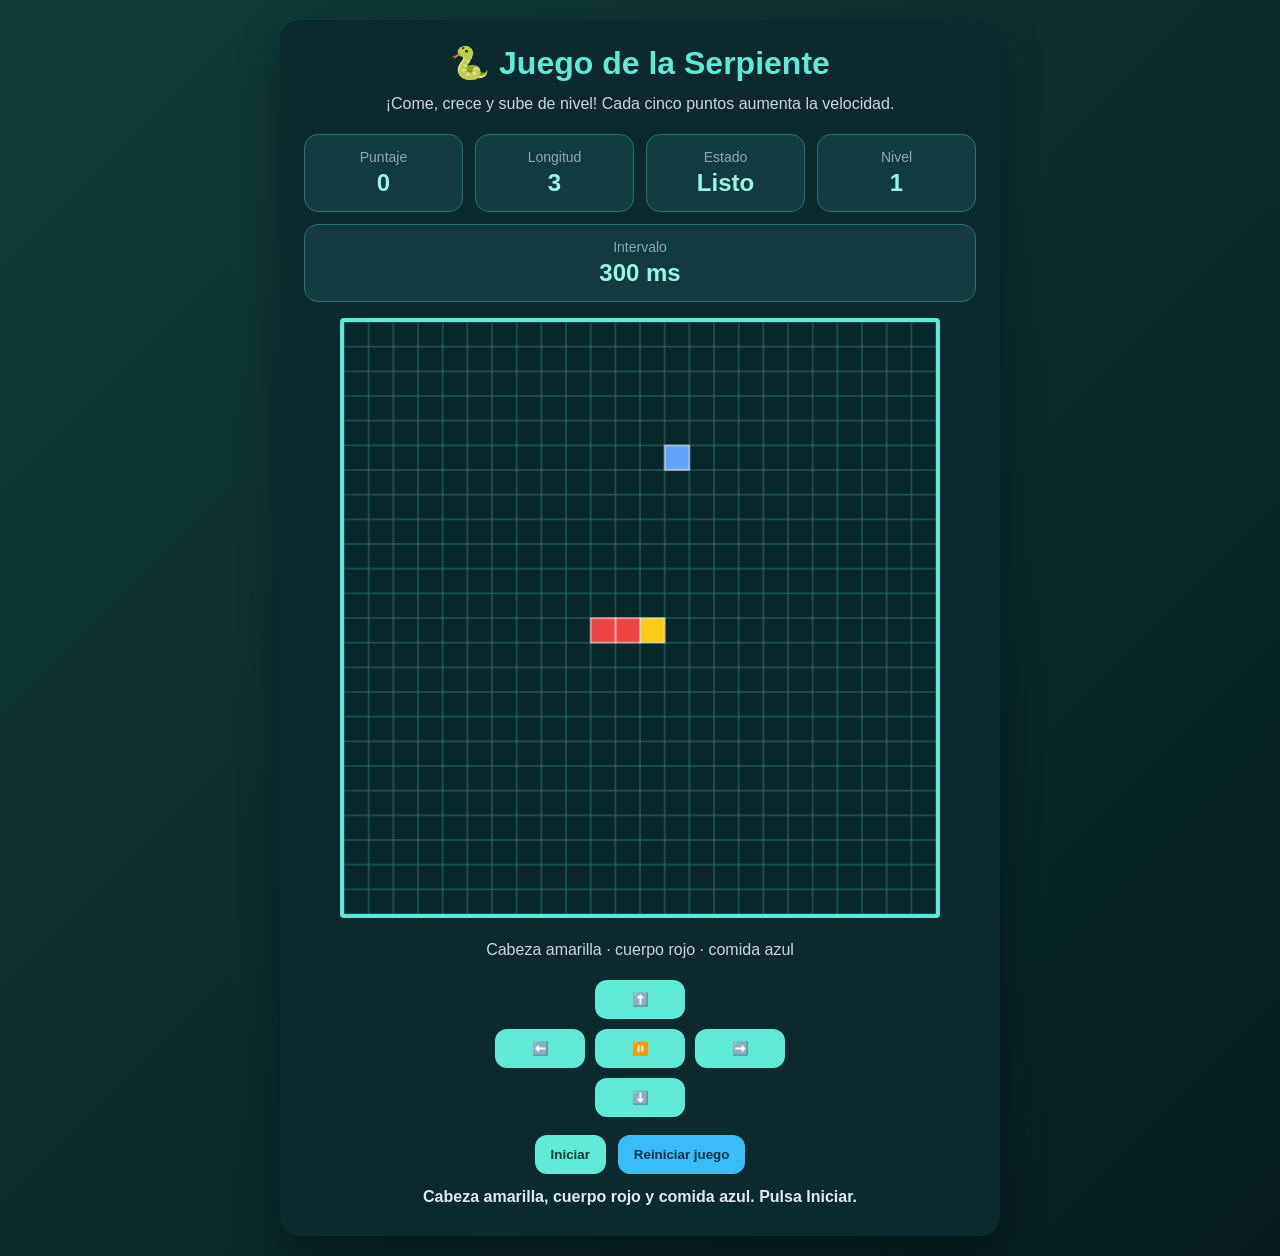
<file: index.html>
<!DOCTYPE html>
<html lang="es">
<head>
  <meta charset="UTF-8" />
  <meta name="viewport" content="width=device-width, initial-scale=1.0" />
  <title>Juego de la Serpiente - Taller</title>
   <link rel="stylesheet" href="serpiente.css">
</head>
<body>
  <main class="contenedor-juego">
    <h1>🐍 Juego de la Serpiente</h1>
    <p class="descripcion">
      ¡Come, crece y sube de nivel! Cada cinco puntos aumenta la velocidad.
    </p>

    <section class="panel-info">
      <div class="tarjeta-info"><span>Puntaje</span><strong id="puntaje">0</strong></div>
      <div class="tarjeta-info">
        <span>Longitud</span>
        <strong id="cantidadPartes">0</strong>
      </div>
      <div class="tarjeta-info">
        <span>Estado</span>
        <strong id="estado">Parte 2</strong>
      </div>
      <div class="tarjeta-info"><span>Nivel</span><strong id="nivel">1</strong></div>
      <div class="tarjeta-info"><span>Intervalo</span><strong id="velocidad">300 ms</strong></div>
    </section>
    <div id="avisoFinal" class="aviso-final" role="alert" hidden></div>

    <canvas id="canvasJuego" width="600" height="600" aria-label="Tablero de 600 por 600 píxeles, con 24 filas y 24 columnas">Su navegador no admite canvas.</canvas>

    <p class="leyenda">Cabeza amarilla · cuerpo rojo · comida azul</p>
    <section class="controles">
      <button class="vacio">-</button>
      <button onclick="cambiarDireccion('arriba')" aria-label="Arriba">⬆️</button>
      <button class="vacio">-</button>

      <button onclick="cambiarDireccion('izquierda')" aria-label="Izquierda">⬅️</button>
      <button onclick="pausarJuego()" aria-label="Pausar">⏸️</button>
      <button onclick="cambiarDireccion('derecha')" aria-label="Derecha">➡️</button>

      <button class="vacio">-</button>
      <button onclick="cambiarDireccion('abajo')" aria-label="Abajo">⬇️</button>
      <button class="vacio">-</button>
    </section>

    <section class="acciones">
      <button onclick="iniciarJuego()">Iniciar</button>
      <button class="secundario" onclick="reiniciarJuego()">Reiniciar juego</button>
    </section>

    <p id="mensaje" class="mensaje" role="status" aria-live="polite">Taller: tablero de 600 × 600 px · celdas de 25 px · 24 filas y 24 columnas.</p>
  </main>

  <script src="serpiente.js"></script>
</body>
</html>
</file>
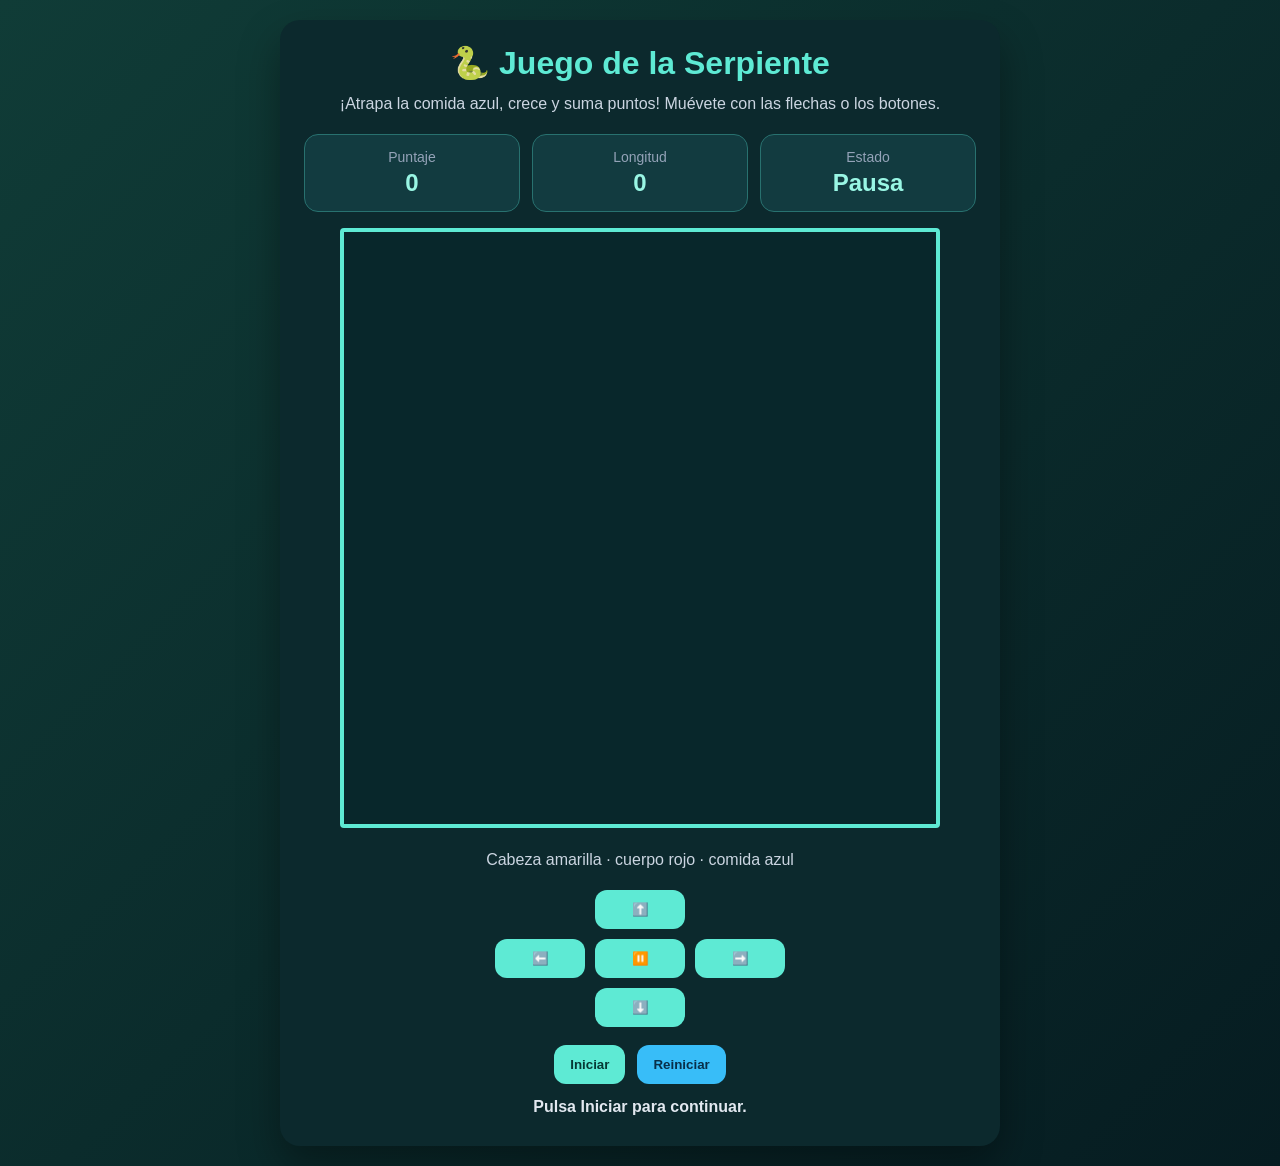
<file: serpiente.html>
<!DOCTYPE html>
<html lang="es">
<head>
  <meta charset="UTF-8" />
  <meta name="viewport" content="width=device-width, initial-scale=1.0" />
  <title>Juego de la Serpiente - Taller</title>
   <link rel="stylesheet" href="serpiente.css">
</head>
<body>
  <main class="contenedor-juego">
    <h1>🐍 Juego de la Serpiente</h1>
    <p class="descripcion">
      ¡Atrapa la comida azul, crece y suma puntos! Muévete con las flechas o los botones.
    </p>

    <section class="panel-info">
      <div class="tarjeta-info"><span>Puntaje</span><strong id="puntaje">0</strong></div>
      <div class="tarjeta-info">
        <span>Longitud</span>
        <strong id="cantidadPartes">0</strong>
      </div>
      <div class="tarjeta-info">
        <span>Estado</span>
        <strong id="estado">Parte 2</strong>
      </div>
    </section>

    <canvas id="canvasJuego" width="600" height="600" aria-label="Tablero de 600 por 600 píxeles, con 24 filas y 24 columnas">Su navegador no admite canvas.</canvas>

    <p class="leyenda">Cabeza amarilla · cuerpo rojo · comida azul</p>
    <section class="controles">
      <button class="vacio">-</button>
      <button onclick="cambiarDireccion('arriba')" aria-label="Arriba">⬆️</button>
      <button class="vacio">-</button>

      <button onclick="cambiarDireccion('izquierda')" aria-label="Izquierda">⬅️</button>
      <button onclick="pausarJuego()" aria-label="Pausar">⏸️</button>
      <button onclick="cambiarDireccion('derecha')" aria-label="Derecha">➡️</button>

      <button class="vacio">-</button>
      <button onclick="cambiarDireccion('abajo')" aria-label="Abajo">⬇️</button>
      <button class="vacio">-</button>
    </section>

    <section class="acciones">
      <button onclick="iniciarJuego()">Iniciar</button>
      <button class="secundario" onclick="reiniciarJuego()">Reiniciar</button>
    </section>

    <p id="mensaje" class="mensaje" role="status" aria-live="polite">Taller: tablero de 600 × 600 px · celdas de 25 px · 24 filas y 24 columnas.</p>
  </main>

  <script src="serpiente.js"></script>
</body>
</html>
</file>
<file: serpiente.css>
* {
    box-sizing: border-box;
    margin: 0;
    padding: 0;
    font-family: Arial, Helvetica, sans-serif;
}

body {
    min-height: 100vh;
    background: linear-gradient(135deg, #103c37, #061c21);
    color: white;
    display: flex;
    justify-content: center;
    align-items: center;
    padding: 20px;
}

.contenedor-juego {
    width: 100%;
    max-width: 720px;
    background: #0c292d;
    border-radius: 20px;
    padding: 24px;
    box-shadow: 0 20px 40px rgba(0, 0, 0, 0.35);
    text-align: center;
}

h1 {
    margin-bottom: 10px;
    font-size: 32px;
    color: #5eead4;
}

.descripcion {
    margin-bottom: 18px;
    color: #cbd5e1;
    line-height: 1.5;
}

.panel-info {
    display: flex;
    justify-content: space-between;
    gap: 12px;
    margin-bottom: 16px;
    flex-wrap: wrap;
}

.tarjeta-info {
    flex: 1;
    min-width: 150px;
    background: #123b40;
    padding: 14px;
    border-radius: 14px;
    border: 1px solid #28716f;
}

.tarjeta-info span {
    display: block;
    font-size: 14px;
    color: #94a3b8;
    margin-bottom: 4px;
}

.tarjeta-info strong {
    font-size: 24px;
    color: #99f6e4;
}

canvas {
    width: 100%;
    max-width: 600px;
    background: #08272b;
    border: 4px solid #5eead4;
    border-radius: 4px;
    display: block;
    margin: 0 auto 20px auto;
}

.controles {
    display: grid;
    grid-template-columns: repeat(3, 90px);
    gap: 10px;
    justify-content: center;
    align-items: center;
    margin-bottom: 18px;
}

.controles button,
.acciones button {
    border: none;
    border-radius: 12px;
    padding: 12px 16px;
    background: #5eead4;
    color: #063934;
    font-weight: bold;
    cursor: pointer;
    transition: 0.2s;
}

.controles button:hover,
.acciones button:hover {
    transform: scale(1.05);
    background: #99f6e4;
}

.vacio {
    visibility: hidden;
}

.acciones {
    display: flex;
    justify-content: center;
    gap: 12px;
    flex-wrap: wrap;
}

.acciones .secundario {
    background: #38bdf8;
    color: #082f49;
}

.mensaje {
    margin-top: 14px;
    color: #e2e8f0;
    min-height: 24px;
    font-weight: bold;
}

@media (max-width: 520px) {
    h1 {
        font-size: 24px;
    }

    .controles {
        grid-template-columns: repeat(3, 75px);
    }

    .controles button,
    .acciones button {
        padding: 10px;
    }
}
button:disabled { opacity: .45; cursor: not-allowed; transform: none; }
canvas { height: auto; }

.ejercicios { margin: 12px 0 20px; }
.ejercicios label { display: block; margin-bottom: 8px; font-weight: bold; }
.ejercicios select { padding: 12px; width: 100%; max-width: 420px; border: 1px solid #5eead4; border-radius: 8px; background: #123b40; color: white; font-size: 16px; }
.ejercicios p { margin-top: 10px; color: #cbd5e1; }

.leyenda{color:#cbd5e1;margin:0 0 18px;line-height:1.5}

.aviso-final { padding: 18px; margin-bottom: 16px; border: 2px solid #fb7185;
  background: #4c1727; color: #ffe4e6; font-size: 22px; font-weight: bold;
  border-radius: 12px; }
.aviso-final[hidden] { display: none; }
</file>
